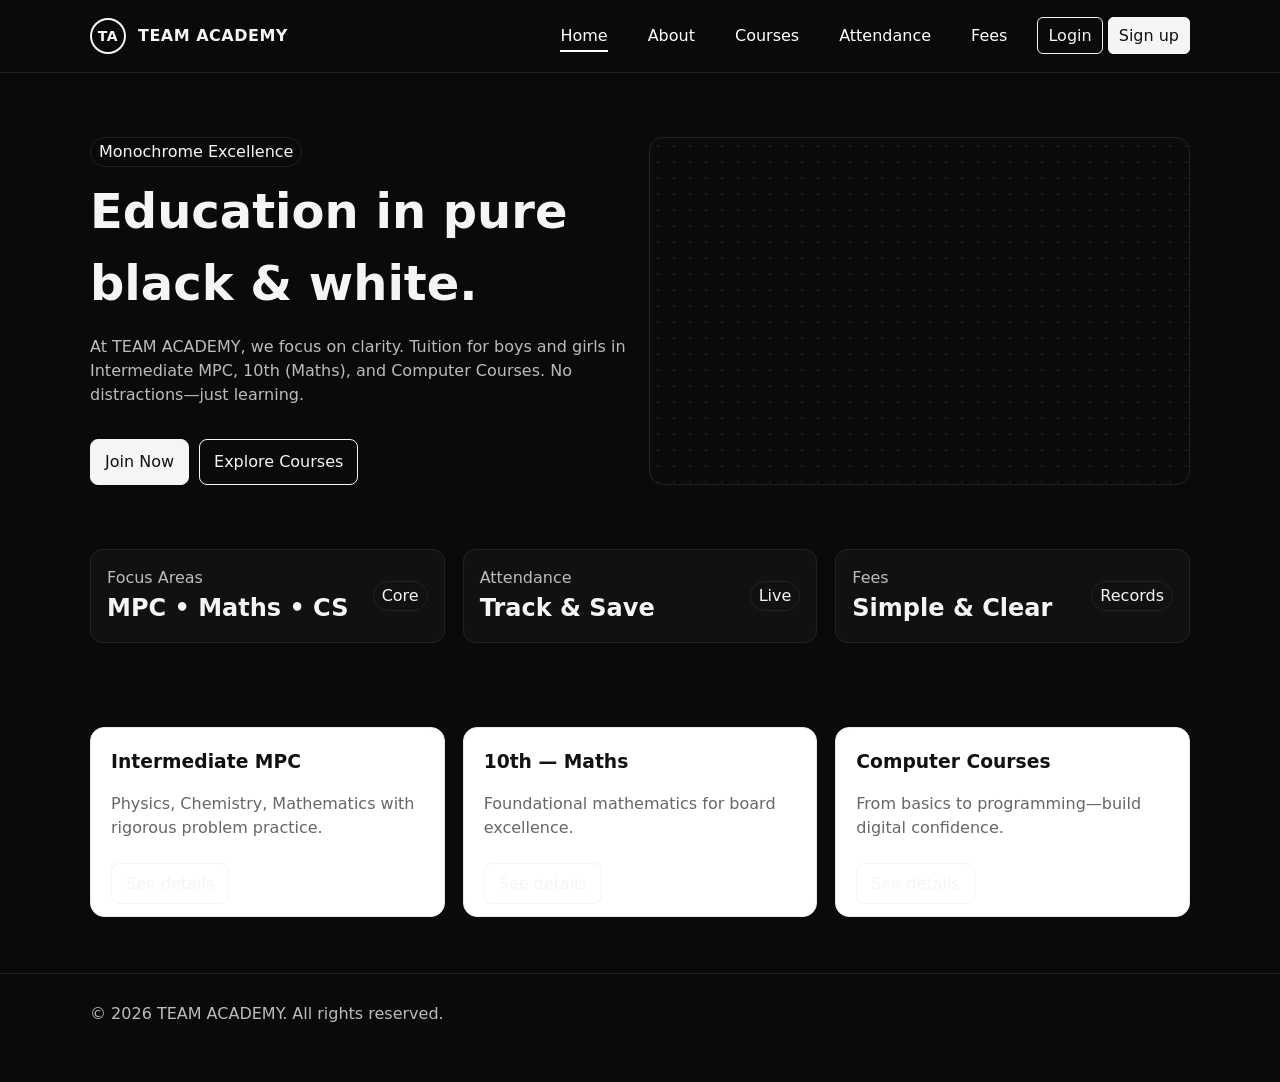
<file: team academy/index.html>
<!DOCTYPE html>
<html lang="en">
<head>
  <meta charset="UTF-8">
  <meta name="viewport" content="width=device-width, initial-scale=1.0">
  <title>TEAM ACADEMY — Learn in Black & White</title>
  <link rel="stylesheet" href="assets/css/style.css">
</head>
<body>
  <header class="site-header">
    <div class="container navbar">
      <div class="brand">
        <div class="logo">TA</div>
        <div>TEAM ACADEMY</div>
      </div>
      <nav class="nav-links">
        <a href="index.html">Home</a>
        <a href="about.html">About</a>
        <a href="courses.html">Courses</a>
        <a href="attendance.html">Attendance</a>
        <a href="fees.html">Fees</a>
        <span id="auth-slot"></span>
      </nav>
    </div>
  </header>

  <main>
    <section class="hero">
      <div class="container">
        <div class="grid cols-2">
          <div>
            <div class="badge">Monochrome Excellence</div>
            <h1 class="headline">Education in pure black & white.</h1>
            <p class="sub">At TEAM ACADEMY, we focus on clarity. Tuition for boys and girls in Intermediate MPC, 10th (Maths), and Computer Courses. No distractions—just learning.</p>
            <div class="spacer"></div>
            <div class="inline">
              <a class="btn primary" href="signup.html">Join Now</a>
              <a class="btn" href="courses.html">Explore Courses</a>
            </div>
          </div>
          <div class="hero-art" style="min-height: 260px;"></div>
        </div>
      </div>
    </section>

    <section class="section">
      <div class="container grid cols-3">
        <div class="kpi">
          <div>
            <div class="label">Focus Areas</div>
            <div class="value">MPC • Maths • CS</div>
          </div>
          <div class="badge">Core</div>
        </div>
        <div class="kpi">
          <div>
            <div class="label">Attendance</div>
            <div class="value">Track & Save</div>
          </div>
          <div class="badge">Live</div>
        </div>
        <div class="kpi">
          <div>
            <div class="label">Fees</div>
            <div class="value">Simple & Clear</div>
          </div>
          <div class="badge">Records</div>
        </div>
      </div>
    </section>

    <section class="section">
      <div class="container grid cols-3">
        <div class="card">
          <h3>Intermediate MPC</h3>
          <p class="muted">Physics, Chemistry, Mathematics with rigorous problem practice.</p>
          <div class="spacer"></div>
          <a class="btn" href="courses.html#mpc">See details</a>
        </div>
        <div class="card">
          <h3>10th — Maths</h3>
          <p class="muted">Foundational mathematics for board excellence.</p>
          <div class="spacer"></div>
          <a class="btn" href="courses.html#class10">See details</a>
        </div>
        <div class="card">
          <h3>Computer Courses</h3>
          <p class="muted">From basics to programming—build digital confidence.</p>
          <div class="spacer"></div>
          <a class="btn" href="courses.html#computers">See details</a>
        </div>
      </div>
    </section>
  </main>

  <footer class="site-footer">
    <div class="container">
      © <span id="year"></span> TEAM ACADEMY. All rights reserved.
    </div>
  </footer>

  <script src="assets/js/app.js"></script>
  <script>
    document.getElementById('year').textContent = new Date().getFullYear();
  </script>
</body>
</html>
</file>
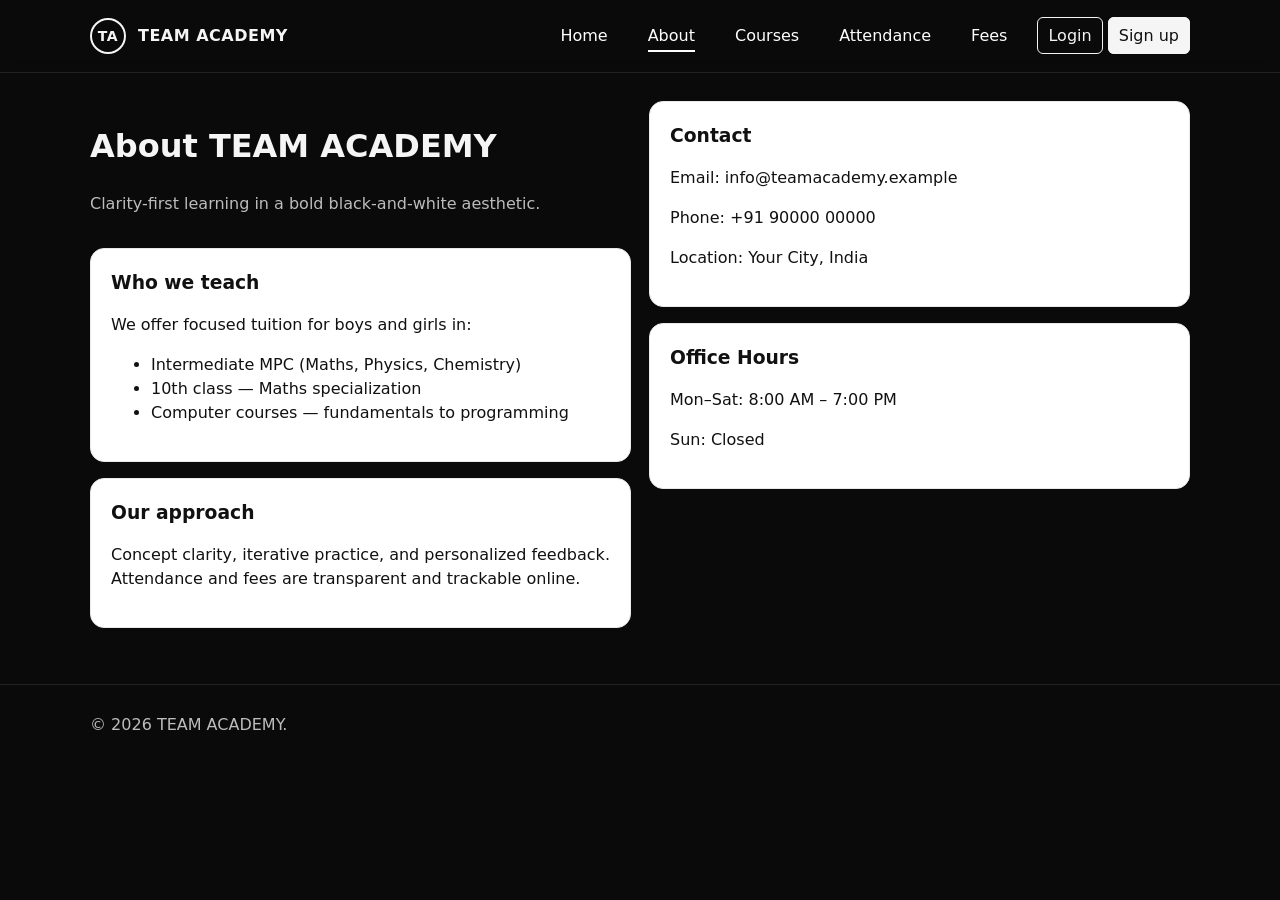
<file: team academy/about.html>
<!DOCTYPE html>
<html lang="en">
<head>
  <meta charset="UTF-8">
  <meta name="viewport" content="width=device-width, initial-scale=1.0">
  <title>About — TEAM ACADEMY</title>
  <link rel="stylesheet" href="assets/css/style.css">
</head>
<body>
  <header class="site-header">
    <div class="container navbar">
      <div class="brand">
        <div class="logo">TA</div>
        <div>TEAM ACADEMY</div>
      </div>
      <nav class="nav-links">
        <a href="index.html">Home</a>
        <a href="about.html">About</a>
        <a href="courses.html">Courses</a>
        <a href="attendance.html">Attendance</a>
        <a href="fees.html">Fees</a>
        <span id="auth-slot"></span>
      </nav>
    </div>
  </header>

  <main class="section">
    <div class="container grid cols-2">
      <div>
        <h1>About TEAM ACADEMY</h1>
        <p class="muted">Clarity-first learning in a bold black-and-white aesthetic.</p>
        <div class="spacer"></div>
        <div class="card">
          <h3>Who we teach</h3>
          <p>We offer focused tuition for boys and girls in:</p>
          <ul>
            <li>Intermediate MPC (Maths, Physics, Chemistry)</li>
            <li>10th class — Maths specialization</li>
            <li>Computer courses — fundamentals to programming</li>
          </ul>
        </div>
        <div class="spacer"></div>
        <div class="card">
          <h3>Our approach</h3>
          <p>Concept clarity, iterative practice, and personalized feedback. Attendance and fees are transparent and trackable online.</p>
        </div>
      </div>
      <div>
        <div class="card">
          <h3>Contact</h3>
          <p>Email: info@teamacademy.example</p>
          <p>Phone: +91 90000 00000</p>
          <p>Location: Your City, India</p>
        </div>
        <div class="spacer"></div>
        <div class="card">
          <h3>Office Hours</h3>
          <p>Mon–Sat: 8:00 AM – 7:00 PM</p>
          <p>Sun: Closed</p>
        </div>
      </div>
    </div>
  </main>

  <footer class="site-footer">
    <div class="container">
      © <span id="year"></span> TEAM ACADEMY.
    </div>
  </footer>

  <script src="assets/js/app.js"></script>
  <script>
    document.getElementById('year').textContent = new Date().getFullYear();
  </script>
</body>
</html>
</file>
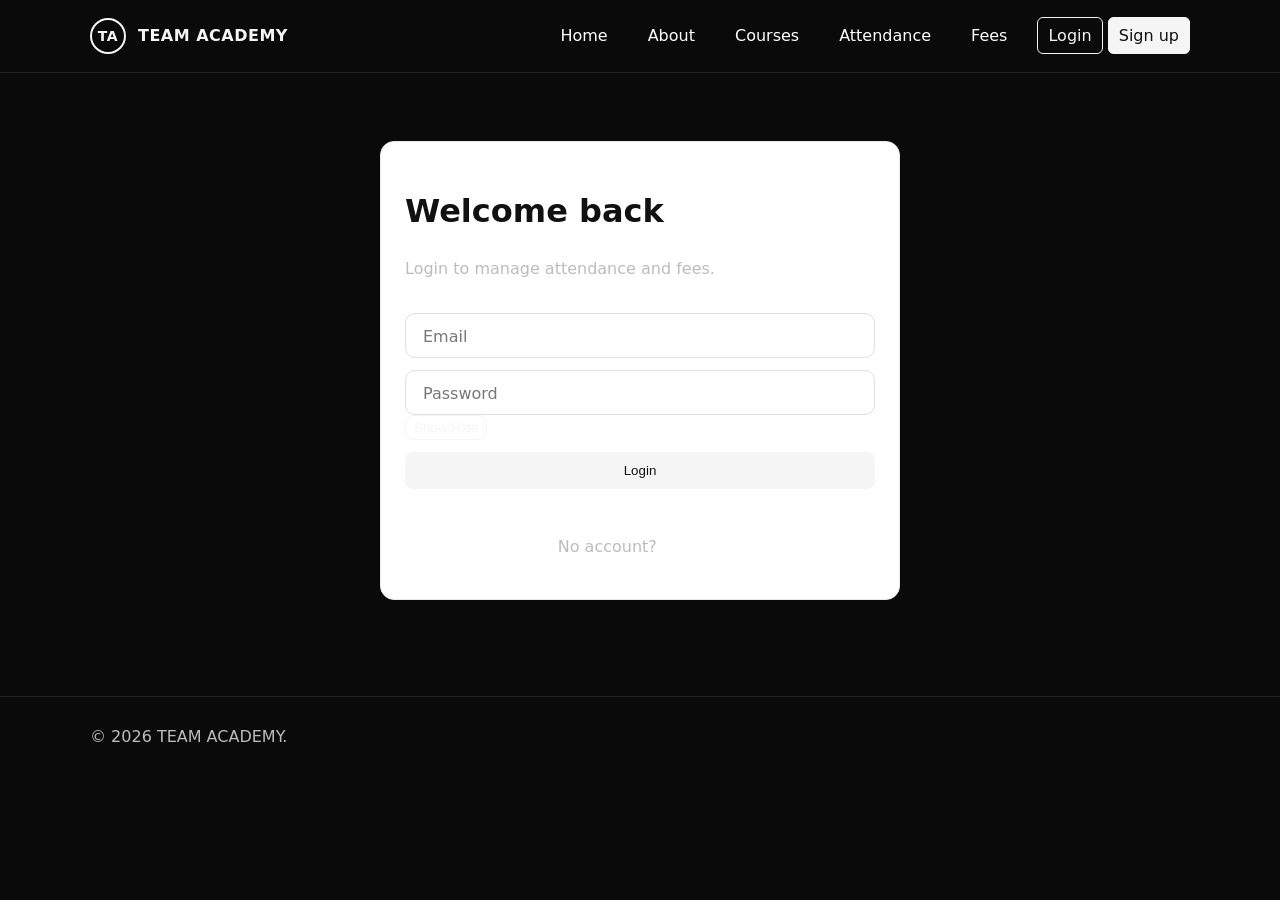
<file: team academy/attendance.html>
<!DOCTYPE html>
<html lang="en" data-page="attendance">
<head>
  <meta charset="UTF-8">
  <meta name="viewport" content="width=device-width, initial-scale=1.0">
  <title>Attendance — TEAM ACADEMY</title>
  <link rel="stylesheet" href="assets/css/style.css">
</head>
<body data-page="attendance">
  <header class="site-header">
    <div class="container navbar">
      <div class="brand">
        <div class="logo">TA</div>
        <div>TEAM ACADEMY</div>
      </div>
      <nav class="nav-links">
        <a href="index.html">Home</a>
        <a href="about.html">About</a>
        <a href="courses.html">Courses</a>
        <a href="attendance.html">Attendance</a>
        <a href="fees.html">Fees</a>
        <span id="auth-slot"></span>
      </nav>
    </div>
  </header>

  <main class="section container">
    <h1>Attendance</h1>
    <p class="muted">Manage roster and mark present/absent. Data is stored locally in your browser.</p>

    <div class="spacer"></div>

    <div class="grid cols-2">
      <div class="card">
        <h3>Roster</h3>
        <form id="add-student-form" class="form-row">
          <div class="input">
            <input name="name" id="student-name" placeholder=" " required>
            <label for="student-name">Student name</label>
          </div>
          <div class="input">
            <select name="course" id="student-course">
              <option value="">Course (optional)</option>
              <option>MPC</option>
              <option>Class10-Maths</option>
              <option>Computers</option>
            </select>
            <label for="student-course">Course</label>
          </div>
          <button class="btn" type="submit">Add Student</button>
        </form>
      </div>

      <div class="card">
        <h3>Pick Date</h3>
        <div class="input">
          <input type="date" id="attendance-date" placeholder=" ">
          <label for="attendance-date">Date</label>
        </div>
      </div>
    </div>

    <div class="spacer"></div>

    <div class="card">
      <table class="table">
        <thead>
          <tr>
            <th>#</th>
            <th>Student</th>
            <th>Course</th>
            <th>Status</th>
          </tr>
        </thead>
        <tbody id="roster-list"></tbody>
      </table>
    </div>
  </main>

  <footer class="site-footer">
    <div class="container">© <span id="year"></span> TEAM ACADEMY.</div>
  </footer>

  <script src="assets/js/app.js"></script>
  <script>document.getElementById('year').textContent = new Date().getFullYear();</script>
</body>
</html>
</file>
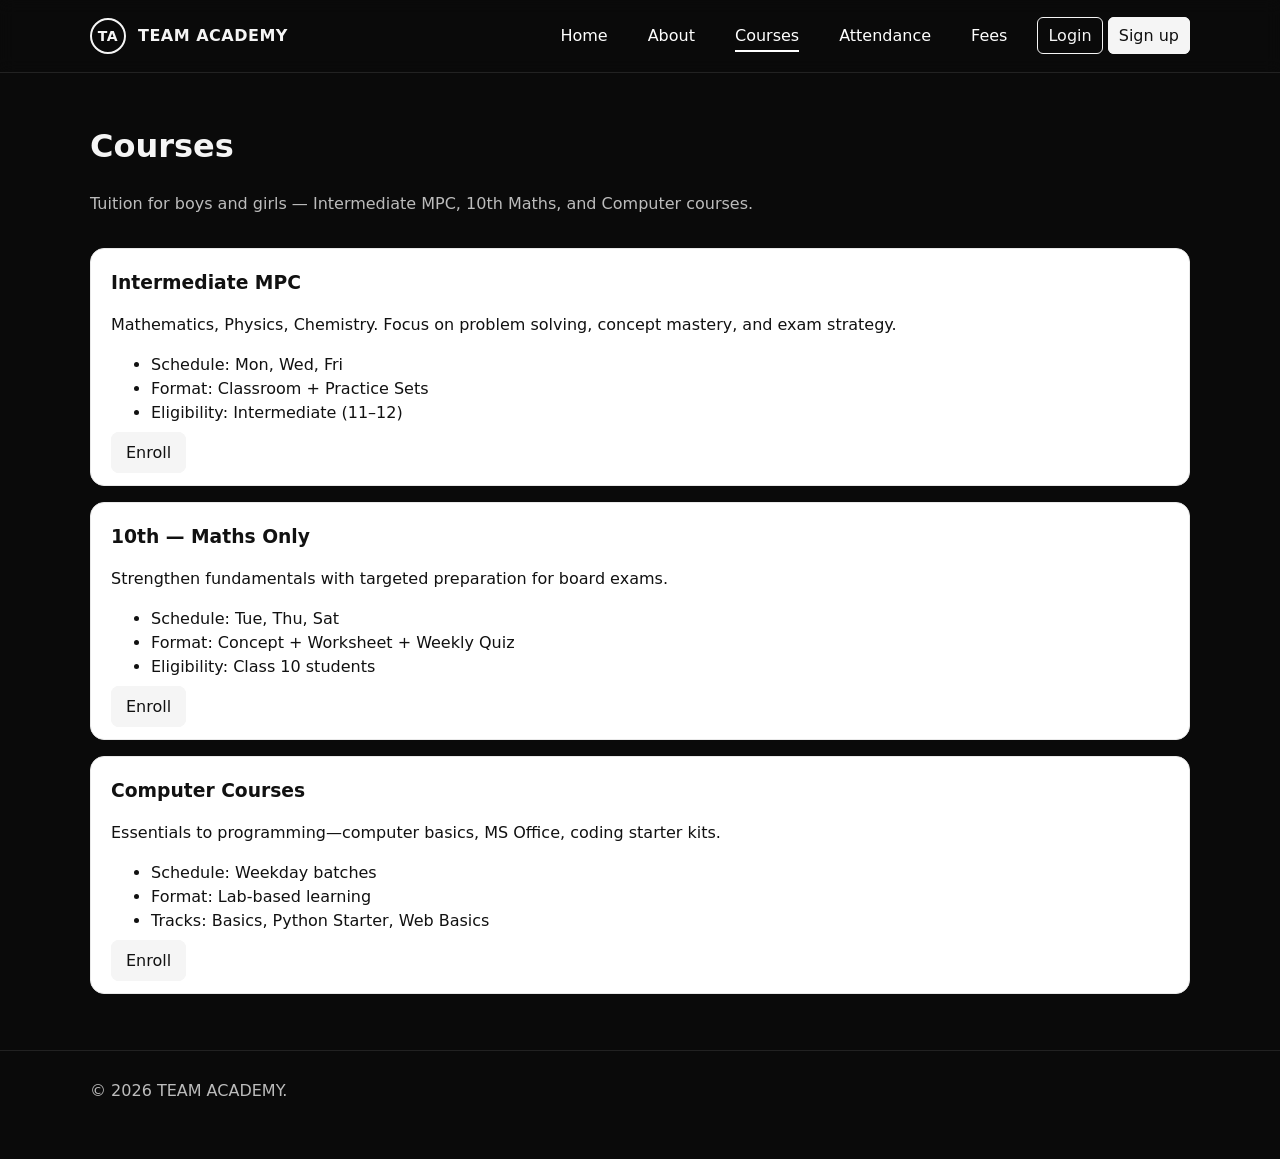
<file: team academy/courses.html>
<!DOCTYPE html>
<html lang="en">
<head>
  <meta charset="UTF-8">
  <meta name="viewport" content="width=device-width, initial-scale=1.0">
  <title>Courses — TEAM ACADEMY</title>
  <link rel="stylesheet" href="assets/css/style.css">
</head>
<body>
  <header class="site-header">
    <div class="container navbar">
      <div class="brand">
        <div class="logo">TA</div>
        <div>TEAM ACADEMY</div>
      </div>
      <nav class="nav-links">
        <a href="index.html">Home</a>
        <a href="about.html">About</a>
        <a href="courses.html">Courses</a>
        <a href="attendance.html">Attendance</a>
        <a href="fees.html">Fees</a>
        <span id="auth-slot"></span>
      </nav>
    </div>
  </header>

  <main class="section container">
    <h1>Courses</h1>
    <p class="muted">Tuition for boys and girls — Intermediate MPC, 10th Maths, and Computer courses.</p>

    <div class="spacer"></div>

    <div id="mpc" class="card">
      <h3>Intermediate MPC</h3>
      <p>Mathematics, Physics, Chemistry. Focus on problem solving, concept mastery, and exam strategy.</p>
      <ul>
        <li>Schedule: Mon, Wed, Fri</li>
        <li>Format: Classroom + Practice Sets</li>
        <li>Eligibility: Intermediate (11–12)</li>
      </ul>
      <a class="btn primary" href="signup.html?course=MPC">Enroll</a>
    </div>

    <div class="spacer"></div>

    <div id="class10" class="card">
      <h3>10th — Maths Only</h3>
      <p>Strengthen fundamentals with targeted preparation for board exams.</p>
      <ul>
        <li>Schedule: Tue, Thu, Sat</li>
        <li>Format: Concept + Worksheet + Weekly Quiz</li>
        <li>Eligibility: Class 10 students</li>
      </ul>
      <a class="btn primary" href="signup.html?course=Class10-Maths">Enroll</a>
    </div>

    <div class="spacer"></div>

    <div id="computers" class="card">
      <h3>Computer Courses</h3>
      <p>Essentials to programming—computer basics, MS Office, coding starter kits.</p>
      <ul>
        <li>Schedule: Weekday batches</li>
        <li>Format: Lab-based learning</li>
        <li>Tracks: Basics, Python Starter, Web Basics</li>
      </ul>
      <a class="btn primary" href="signup.html?course=Computers">Enroll</a>
    </div>
  </main>

  <footer class="site-footer">
    <div class="container">
      © <span id="year"></span> TEAM ACADEMY.
    </div>
  </footer>

  <script src="assets/js/app.js"></script>
  <script>
    document.getElementById('year').textContent = new Date().getFullYear();
  </script>
</body>
</html>
</file>
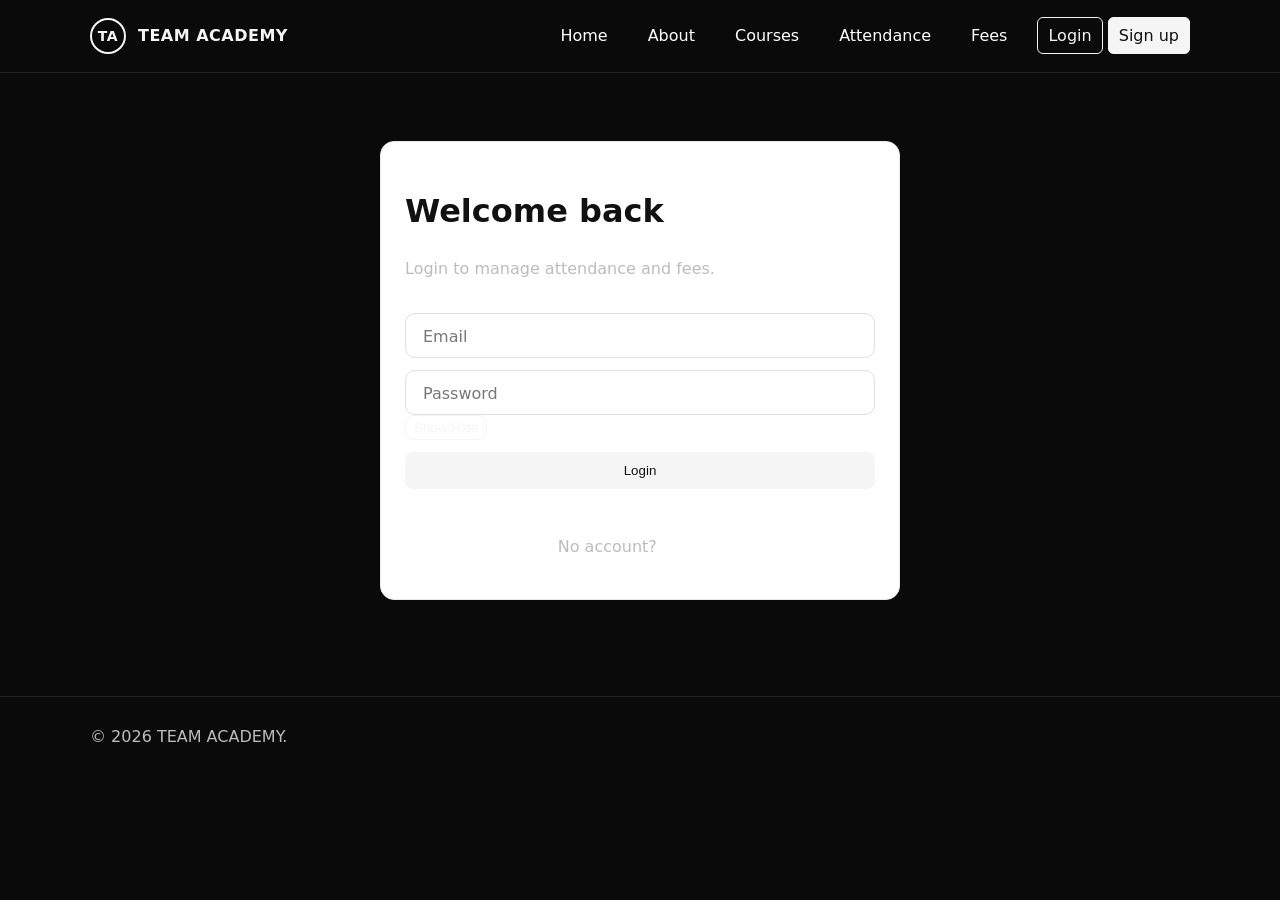
<file: team academy/fees.html>
<!DOCTYPE html>
<html lang="en" data-page="fees">
<head>
  <meta charset="UTF-8">
  <meta name="viewport" content="width=device-width, initial-scale=1.0">
  <title>Fees — TEAM ACADEMY</title>
  <link rel="stylesheet" href="assets/css/style.css">
</head>
<body data-page="fees">
  <header class="site-header">
    <div class="container navbar">
      <div class="brand">
        <div class="logo">TA</div>
        <div>TEAM ACADEMY</div>
      </div>
      <nav class="nav-links">
        <a href="index.html">Home</a>
        <a href="about.html">About</a>
        <a href="courses.html">Courses</a>
        <a href="attendance.html">Attendance</a>
        <a href="fees.html">Fees</a>
        <span id="auth-slot"></span>
      </nav>
    </div>
  </header>

  <main class="section container">
    <h1>Fees</h1>
    <p class="muted">Record payments and view history. Data is stored locally in your browser.</p>

    <div class="grid cols-2">
      <div class="form-card">
        <h3>Record Payment</h3>
        <form id="payment-form" class="form-row">
          <div class="input">
            <select id="payment-student-input" name="student" required></select>
            <label for="payment-student-input">Student</label>
          </div>
          <div class="input">
            <select name="course" id="payment-course">
              <option value="">Course (optional)</option>
              <option>MPC</option>
              <option>Class10-Maths</option>
              <option>Computers</option>
            </select>
            <label for="payment-course">Course</label>
          </div>
          <div class="input">
            <input type="number" name="amount" step="0.01" min="0" placeholder=" " required>
            <label>Amount (₹)</label>
          </div>
          <button class="btn primary" type="submit">Add Payment</button>
        </form>
      </div>

      <div class="card">
        <h3>History</h3>
        <div class="input">
          <select id="payment-student-filter"></select>
          <label>Filter by student</label>
        </div>
        <div class="spacer"></div>
        <table class="table">
          <thead>
            <tr>
              <th>#</th>
              <th>Student</th>
              <th>Course</th>
              <th>Amount</th>
              <th>Date</th>
            </tr>
          </thead>
          <tbody id="payments-history"></tbody>
        </table>
      </div>
    </div>
  </main>

  <footer class="site-footer">
    <div class="container">© <span id="year"></span> TEAM ACADEMY.</div>
  </footer>

  <script src="assets/js/app.js"></script>
  <script>document.getElementById('year').textContent = new Date().getFullYear();</script>
</body>
</html>
</file>
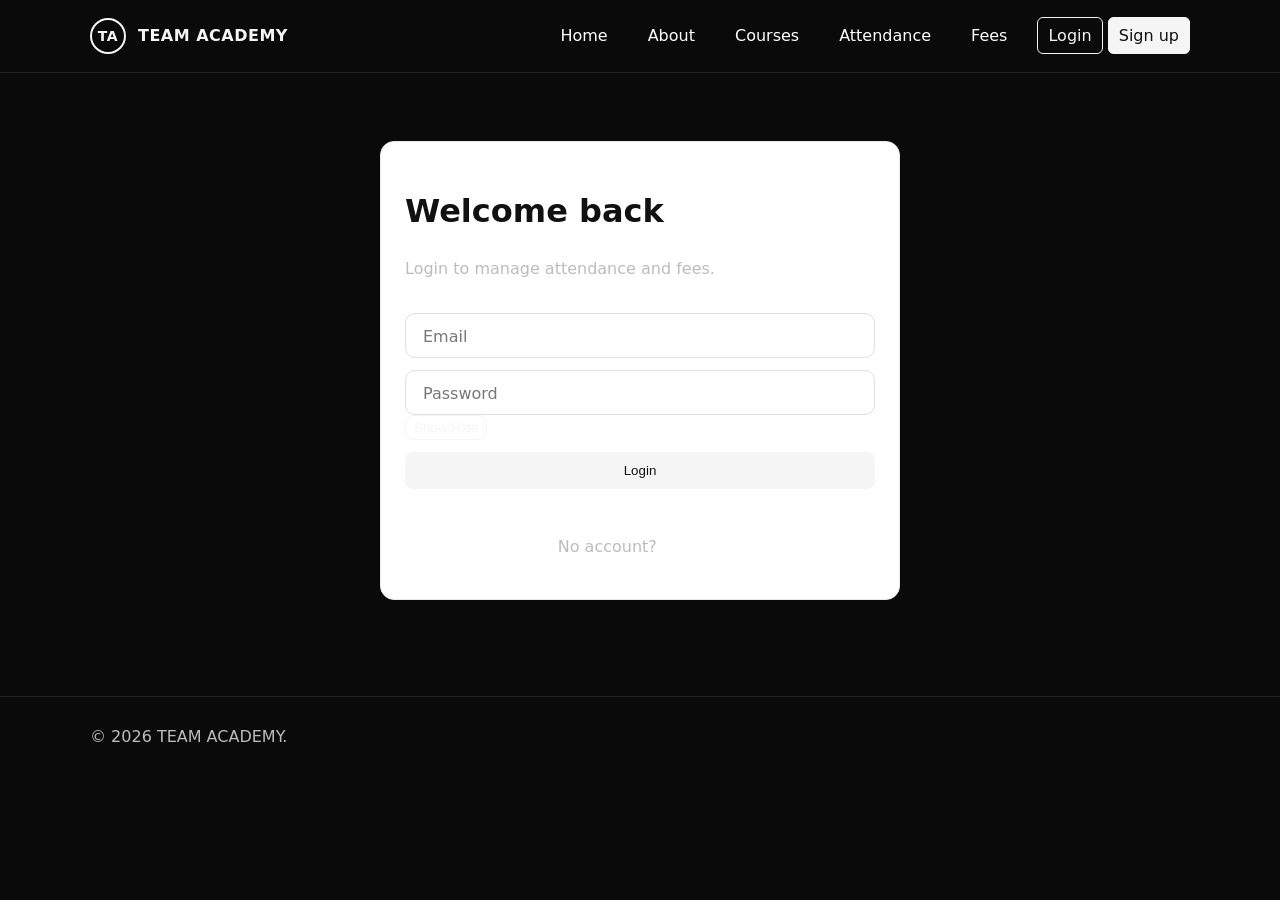
<file: team academy/login.html>
<!DOCTYPE html>
<html lang="en">
<head>
  <meta charset="UTF-8">
  <meta name="viewport" content="width=device-width, initial-scale=1.0">
  <title>Login — TEAM ACADEMY</title>
  <link rel="stylesheet" href="assets/css/style.css">
</head>
<body>
  <header class="site-header">
    <div class="container navbar">
      <div class="brand">
        <div class="logo">TA</div>
        <div>TEAM ACADEMY</div>
      </div>
      <nav class="nav-links">
        <a href="index.html">Home</a>
        <a href="about.html">About</a>
        <a href="courses.html">Courses</a>
        <a href="attendance.html">Attendance</a>
        <a href="fees.html">Fees</a>
        <span id="auth-slot"></span>
      </nav>
    </div>
  </header>

  <main class="section">
    <div class="form-card">
      <h1>Welcome back</h1>
      <p class="muted">Login to manage attendance and fees.</p>
      <div class="spacer"></div>
      <form id="login-form" class="form-row">
        <div class="input">
          <input id="login-email" name="email" type="email" placeholder=" " required>
          <label for="login-email">Email</label>
        </div>
        <div class="input">
          <input id="login-password" name="password" type="password" placeholder=" " required>
          <label for="login-password">Password</label>
          <div class="hint"><button type="button" id="toggle-login-password" class="btn" style="padding:4px 8px;">Show/Hide</button></div>
        </div>
        <button class="btn primary" type="submit">Login</button>
      </form>
      <div class="spacer"></div>
      <p class="center muted">No account? <a href="signup.html">Sign up</a></p>
    </div>
  </main>

  <footer class="site-footer">
    <div class="container">© <span id="year"></span> TEAM ACADEMY.</div>
  </footer>

  <script src="assets/js/app.js"></script>
  <script>document.getElementById('year').textContent = new Date().getFullYear();</script>
</body>
</html>
</file>
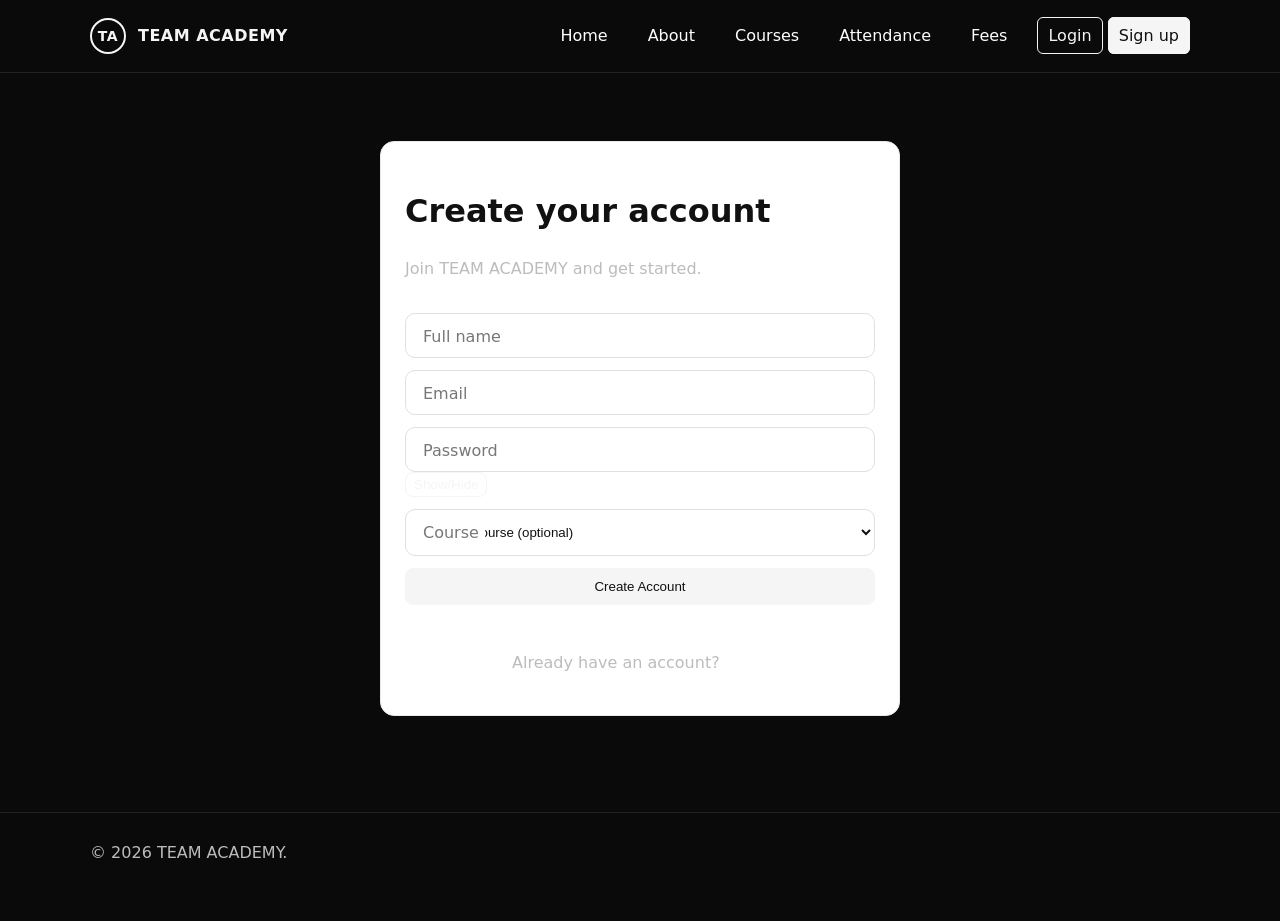
<file: team academy/signup.html>
<!DOCTYPE html>
<html lang="en">
<head>
  <meta charset="UTF-8">
  <meta name="viewport" content="width=device-width, initial-scale=1.0">
  <title>Sign up — TEAM ACADEMY</title>
  <link rel="stylesheet" href="assets/css/style.css">
</head>
<body>
  <header class="site-header">
    <div class="container navbar">
      <div class="brand">
        <div class="logo">TA</div>
        <div>TEAM ACADEMY</div>
      </div>
      <nav class="nav-links">
        <a href="index.html">Home</a>
        <a href="about.html">About</a>
        <a href="courses.html">Courses</a>
        <a href="attendance.html">Attendance</a>
        <a href="fees.html">Fees</a>
        <span id="auth-slot"></span>
      </nav>
    </div>
  </header>

  <main class="section">
    <div class="form-card">
      <h1>Create your account</h1>
      <p class="muted">Join TEAM ACADEMY and get started.</p>
      <div class="spacer"></div>
      <form id="signup-form" class="form-row">
        <div class="input">
          <input id="signup-fullname" name="fullName" placeholder=" " required>
          <label for="signup-fullname">Full name</label>
        </div>
        <div class="input">
          <input id="signup-email" name="email" type="email" placeholder=" " required>
          <label for="signup-email">Email</label>
        </div>
        <div class="input">
          <input id="signup-password" name="password" type="password" placeholder=" " required>
          <label for="signup-password">Password</label>
          <div class="hint"><button type="button" id="toggle-signup-password" class="btn" style="padding:4px 8px;">Show/Hide</button></div>
        </div>
        <div class="input">
          <select id="signup-course" name="course">
            <option value="">Select a course (optional)</option>
            <option value="MPC">MPC</option>
            <option value="Class10-Maths">Class10-Maths</option>
            <option value="Computers">Computers</option>
          </select>
          <label for="signup-course">Course</label>
        </div>
        <button class="btn primary" type="submit">Create Account</button>
      </form>
      <div class="spacer"></div>
      <p class="center muted">Already have an account? <a href="login.html">Login</a></p>
    </div>
  </main>

  <footer class="site-footer">
    <div class="container">© <span id="year"></span> TEAM ACADEMY.</div>
  </footer>

  <script src="assets/js/app.js"></script>
  <script>
    document.getElementById('year').textContent = new Date().getFullYear();
    const p = new URLSearchParams(location.search).get('course');
    if (p) {
      const sel = document.getElementById('signup-course');
      if ([...sel.options].some(o => o.value === p)) sel.value = p;
    }
  </script>
</body>
</html>
</file>
<file: team academy/assets/css/style.css>
/* TEAM ACADEMY - Black & White Theme */
:root {
  --bg: #0a0a0a;
  --surface: #111111;
  --card: #ffffff;
  --text: #f5f5f5;
  --text-dark: #111111;
  --muted: #bcbcbc;
  --border: #222222;
  --accent: #ffffff;
}

* {
  box-sizing: border-box;
}

html, body {
  margin: 0;
  padding: 0;
  background: var(--bg);
  color: var(--text);
  font-family: ui-sans-serif, system-ui, -apple-system, Segoe UI, Roboto, Ubuntu, Cantarell, Noto Sans, Helvetica Neue, Arial, "Apple Color Emoji", "Segoe UI Emoji";
  line-height: 1.5;
}

img {
  max-width: 100%;
  display: block;
}

a {
  color: var(--accent);
  text-decoration: none;
}

a:hover {
  text-decoration: underline;
}

.container {
  width: min(1100px, 92%);
  margin: 0 auto;
}

header.site-header {
  position: sticky;
  top: 0;
  z-index: 50;
  backdrop-filter: blur(8px);
  background: color-mix(in oklab, var(--bg) 80%, transparent);
  border-bottom: 1px solid var(--border);
}

.navbar {
  display: flex;
  align-items: center;
  justify-content: space-between;
  padding: 16px 0;
}

.brand {
  display: flex;
  align-items: center;
  gap: 12px;
  font-weight: 800;
  letter-spacing: 0.5px;
}

.brand .logo {
  width: 36px;
  height: 36px;
  border: 2px solid var(--text);
  border-radius: 50%;
  display: grid;
  place-items: center;
  font-size: 14px;
}

.nav-links {
  display: flex;
  gap: 20px;
  align-items: center;
}

.nav-links a {
  padding: 8px 10px;
  border-radius: 6px;
  position: relative;
}

.nav-links a.active::after,
.nav-links a:hover::after {
  content: "";
  position: absolute;
  left: 10px;
  right: 10px;
  bottom: 4px;
  height: 2px;
  background: var(--accent);
}

.btn {
  appearance: none;
  border: 1px solid var(--text);
  background: transparent;
  color: var(--text);
  padding: 10px 14px;
  border-radius: 8px;
  cursor: pointer;
  transition: transform 120ms ease, background 120ms ease, color 120ms ease;
}

.btn:hover {
  transform: translateY(-1px);
  background: var(--text);
  color: var(--text-dark);
}

.btn.primary {
  background: var(--text);
  color: var(--text-dark);
}

.btn.primary:hover {
  background: var(--card);
}

.hero {
  padding: 64px 0 36px;
}

.hero .headline {
  font-size: clamp(28px, 4vw, 48px);
  font-weight: 900;
  margin: 8px 0 10px;
}

.hero .sub {
  color: var(--muted);
  max-width: 60ch;
}

.grid {
  display: grid;
  gap: 18px;
}

.grid.cols-3 {
  grid-template-columns: repeat(3, minmax(0, 1fr));
}

.grid.cols-2 {
  grid-template-columns: repeat(2, minmax(0, 1fr));
}

@media (max-width: 900px) {
  .grid.cols-3 { grid-template-columns: 1fr; }
  .grid.cols-2 { grid-template-columns: 1fr; }
}

.card {
  background: var(--card);
  color: var(--text-dark);
  border-radius: 14px;
  border: 1px solid #e9e9e9;
  padding: 20px;
}

.card h3 {
  margin: 0 0 6px 0;
}

.card .muted {
  color: #666666;
}

.section {
  padding: 28px 0 56px;
}

footer.site-footer {
  border-top: 1px solid var(--border);
  padding: 28px 0 56px;
  color: var(--muted);
}

/* Forms */
.form-card {
  width: min(520px, 92%);
  margin: 40px auto;
  background: var(--card);
  color: var(--text-dark);
  padding: 24px;
  border-radius: 14px;
  border: 1px solid #e9e9e9;
}

.form-row {
  display: grid;
  gap: 12px;
  margin-bottom: 14px;
}

.input {
  position: relative;
}

.input input,
.input select,
.input textarea {
  width: 100%;
  padding: 14px 12px;
  border: 1px solid #e0e0e0;
  border-radius: 10px;
  background: #ffffff;
  color: #111111;
  outline: none;
}

.input label {
  position: absolute;
  pointer-events: none;
  left: 12px;
  top: 12px;
  color: #777777;
  background: #ffffff;
  padding: 0 6px;
  transform: translateY(0);
  transition: transform 120ms ease, font-size 120ms ease, top 120ms ease, color 120ms ease;
}

.input input:focus + label,
.input input:not(:placeholder-shown) + label,
.input select:focus + label,
.input textarea:focus + label,
.input textarea:not(:placeholder-shown) + label {
  top: -8px;
  transform: translateY(-50%);
  font-size: 12px;
  color: #333333;
}

.input .hint {
  font-size: 12px;
  color: #666666;
}

.inline {
  display: flex;
  align-items: center;
  gap: 10px;
}

/* Table */
.table {
  width: 100%;
  border-collapse: collapse;
  background: var(--card);
  color: var(--text-dark);
  border-radius: 12px;
  overflow: hidden;
}

.table th, .table td {
  padding: 12px 14px;
  border-bottom: 1px solid #eeeeee;
}

.table thead th {
  background: #f8f8f8;
  text-align: left;
}

.badge {
  display: inline-block;
  padding: 2px 8px;
  border-radius: 999px;
  border: 1px solid #222222;
}

.kpi {
  display: flex;
  align-items: center;
  justify-content: space-between;
  background: var(--surface);
  border: 1px solid var(--border);
  border-radius: 12px;
  padding: 16px;
}

.kpi .value {
  font-weight: 800;
  font-size: 24px;
}

.kpi .label {
  color: var(--muted);
}

/* Utility */
.spacer { height: 16px; }
.center { text-align: center; }
.muted { color: var(--muted); }
.hide { display: none !important; }

/* Creative accents - monochrome patterns */
.hero-art {
  position: relative;
  border: 1px solid var(--border);
  border-radius: 14px;
  overflow: hidden;
}

.hero-art::before,
.hero-art::after {
  content: "";
  position: absolute;
  inset: 0;
  background-image: radial-gradient(#ffffff 1px, transparent 1px);
  background-size: 16px 16px;
  opacity: 0.08;
}

.hero-art::after {
  background-image: linear-gradient(45deg, rgba(255,255,255,0.06) 25%, transparent 25%),
    linear-gradient(-45deg, rgba(255,255,255,0.06) 25%, transparent 25%),
    linear-gradient(45deg, transparent 75%, rgba(255,255,255,0.06) 75%),
    linear-gradient(-45deg, transparent 75%, rgba(255,255,255,0.06) 75%);
  background-size: 12px 12px;
  mix-blend-mode: overlay;
}

/* Toast */
.toast {
  position: fixed;
  left: 50%;
  bottom: 20px;
  transform: translateX(-50%);
  background: var(--card);
  color: var(--text-dark);
  border: 1px solid #e9e9e9;
  padding: 10px 14px;
  border-radius: 10px;
  box-shadow: 0 10px 30px rgba(0,0,0,0.25);
  opacity: 0;
  pointer-events: none;
  transition: opacity 200ms ease, transform 200ms ease;
}

.toast.show {
  opacity: 1;
  pointer-events: auto;
}
</file>
